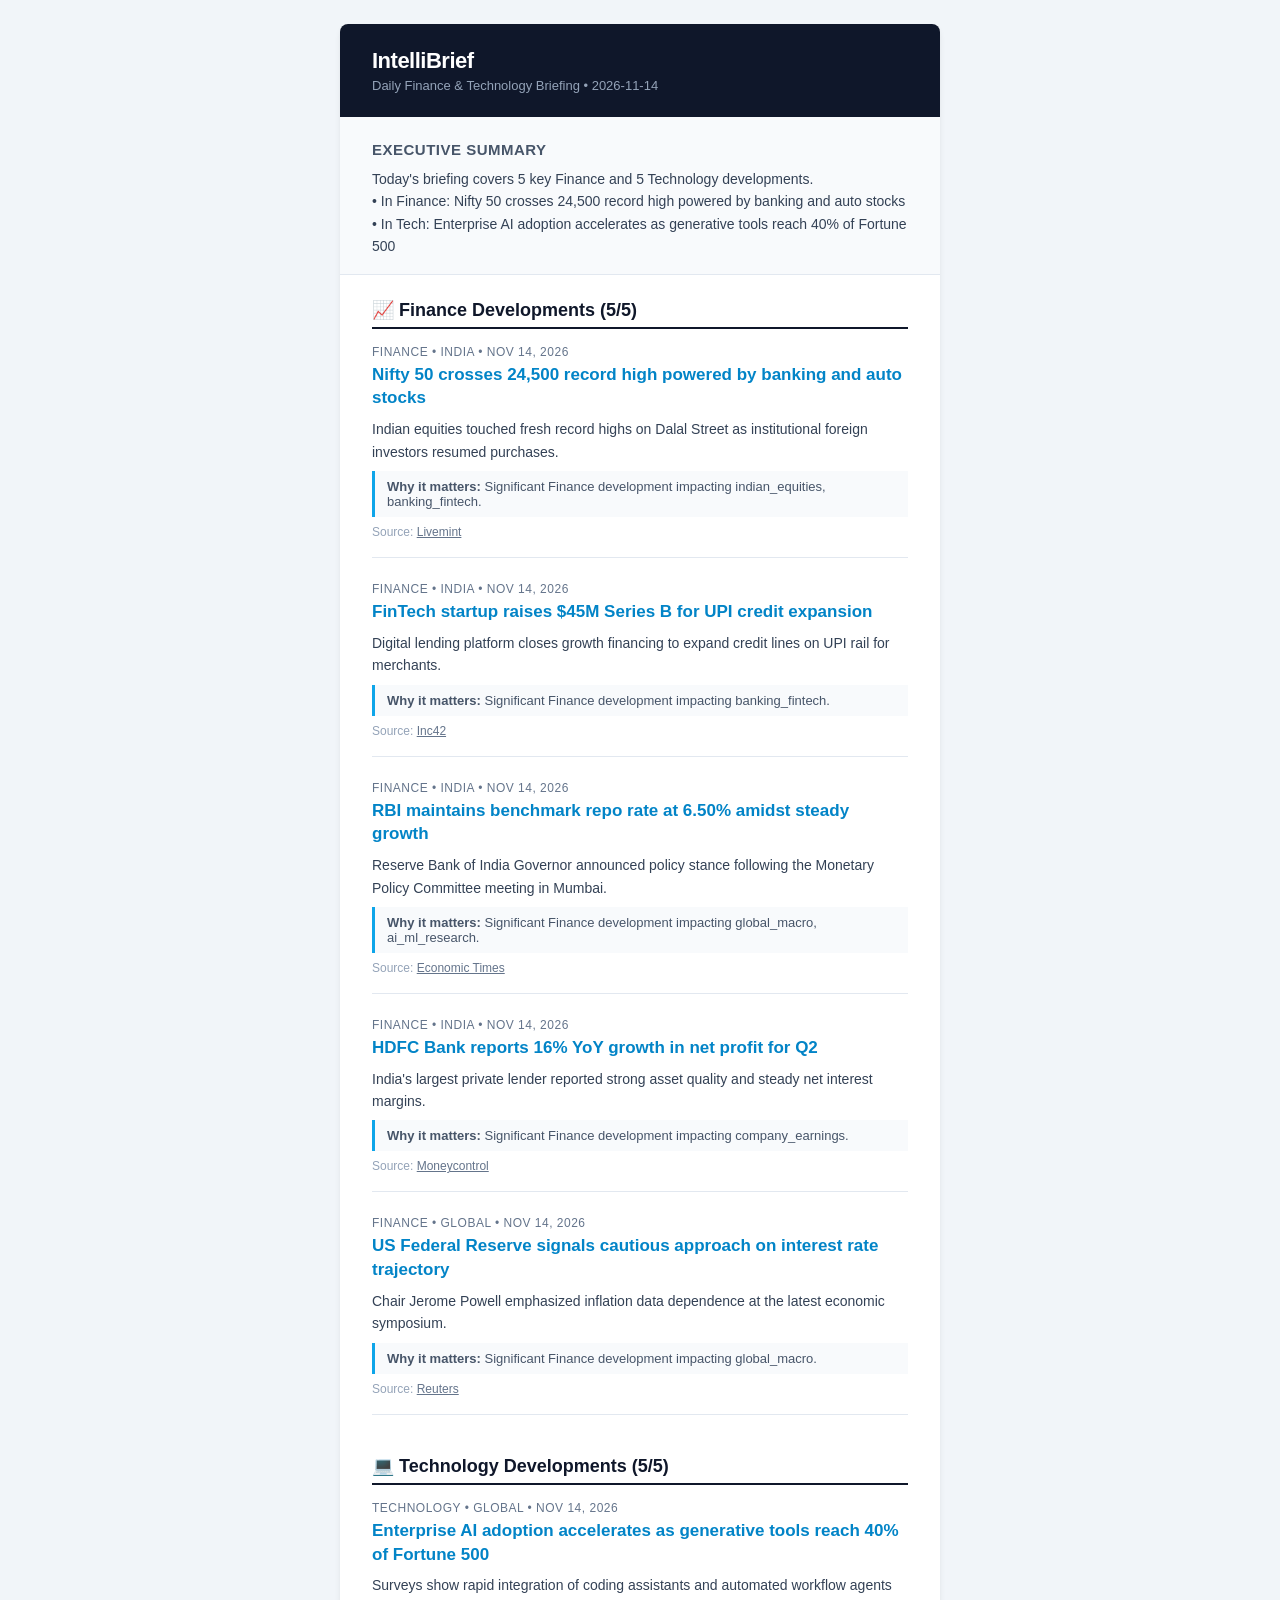
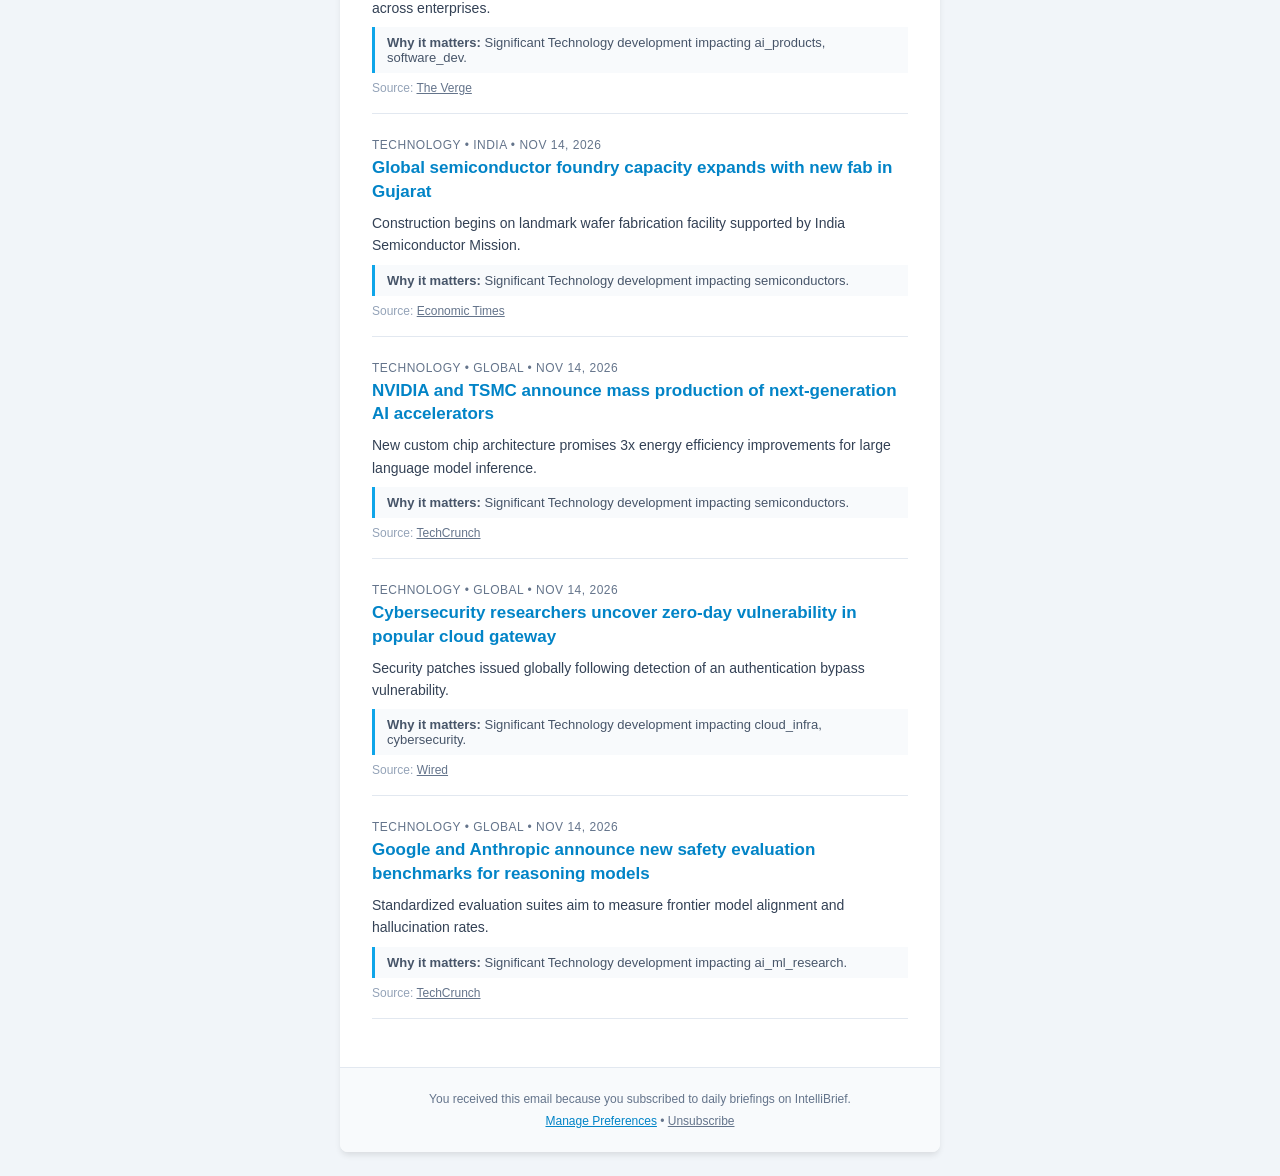
<file: email_preview.html>
<!DOCTYPE html>
<html>
<head>
  <meta charset="utf-8">
  <meta name="viewport" content="width=device-width, initial-scale=1.0">
  <title>Your Daily Intelligence Briefing — 2026-11-14</title>
</head>
<body style="font-family: -apple-system, BlinkMacSystemFont, 'Segoe UI', Roboto, Helvetica, Arial, sans-serif; background-color: #f1f5f9; margin: 0; padding: 24px 12px; color: #0f172a;">
  <table width="100%" border="0" cellspacing="0" cellpadding="0">
    <tr>
      <td align="center">
        <table width="600" border="0" cellspacing="0" cellpadding="0" style="max-width: 600px; background: #ffffff; border-radius: 8px; overflow: hidden; box-shadow: 0 4px 6px -1px rgba(0, 0, 0, 0.1);">
          <!-- Header -->
          <tr>
            <td style="padding: 24px 32px; background: #0f172a; color: #ffffff;">
              <h1 style="margin: 0; font-size: 22px; font-weight: 700; letter-spacing: -0.5px;">IntelliBrief</h1>
              <p style="margin: 4px 0 0 0; font-size: 13px; color: #94a3b8;">Daily Finance &amp; Technology Briefing &bull; 2026-11-14</p>
            </td>
          </tr>

          <!-- Executive Summary -->
          <tr>
            <td style="padding: 24px 32px 16px 32px; background: #f8fafc; border-bottom: 1px solid #e2e8f0;">
              <h2 style="margin: 0 0 10px 0; font-size: 15px; text-transform: uppercase; color: #475569; letter-spacing: 0.5px;">Executive Summary</h2>
              <p style="margin: 0; font-size: 14px; line-height: 1.6; color: #334155; white-space: pre-line;">Today&#x27;s briefing covers 5 key Finance and 5 Technology developments.
• In Finance: Nifty 50 crosses 24,500 record high powered by banking and auto stocks
• In Tech: Enterprise AI adoption accelerates as generative tools reach 40% of Fortune 500</p>
            </td>
          </tr>

          <!-- Finance Section -->
          <tr>
            <td style="padding: 24px 32px 8px 32px;">
              <h2 style="margin: 0 0 16px 0; font-size: 18px; color: #0f172a; border-bottom: 2px solid #0f172a; padding-bottom: 6px;">
                📈 Finance Developments (5/5)
              </h2>
              
    <div style="margin-bottom: 24px; padding-bottom: 18px; border-bottom: 1px solid #e2e8f0;">
      <div style="font-size: 12px; color: #64748b; margin-bottom: 4px; text-transform: uppercase; letter-spacing: 0.5px;">
        Finance &bull; India &bull; Nov 14, 2026
      </div>
      <h3 style="margin: 0 0 8px 0; font-size: 17px; line-height: 1.4; color: #0f172a;">
        <a href="https://livemint.example.com/nifty-record-high" style="color: #0284c7; text-decoration: none;" target="_blank">Nifty 50 crosses 24,500 record high powered by banking and auto stocks</a>
      </h3>
      <p style="margin: 0 0 8px 0; font-size: 14px; line-height: 1.6; color: #334155;">
        Indian equities touched fresh record highs on Dalal Street as institutional foreign investors resumed purchases.
      </p>
      <div style="font-size: 13px; color: #475569; background: #f8fafc; padding: 8px 12px; border-left: 3px solid #0ea5e9; margin-top: 8px;"><strong>Why it matters:</strong> Significant Finance development impacting indian_equities, banking_fintech.</div>
      <div style="margin-top: 8px; font-size: 12px; color: #94a3b8;">
        Source: <a href="https://livemint.example.com/nifty-record-high" style="color: #64748b;" target="_blank">Livemint</a>
      </div>
    </div>
    
    <div style="margin-bottom: 24px; padding-bottom: 18px; border-bottom: 1px solid #e2e8f0;">
      <div style="font-size: 12px; color: #64748b; margin-bottom: 4px; text-transform: uppercase; letter-spacing: 0.5px;">
        Finance &bull; India &bull; Nov 14, 2026
      </div>
      <h3 style="margin: 0 0 8px 0; font-size: 17px; line-height: 1.4; color: #0f172a;">
        <a href="https://inc42.example.com/fintech-upi-round" style="color: #0284c7; text-decoration: none;" target="_blank">FinTech startup raises $45M Series B for UPI credit expansion</a>
      </h3>
      <p style="margin: 0 0 8px 0; font-size: 14px; line-height: 1.6; color: #334155;">
        Digital lending platform closes growth financing to expand credit lines on UPI rail for merchants.
      </p>
      <div style="font-size: 13px; color: #475569; background: #f8fafc; padding: 8px 12px; border-left: 3px solid #0ea5e9; margin-top: 8px;"><strong>Why it matters:</strong> Significant Finance development impacting banking_fintech.</div>
      <div style="margin-top: 8px; font-size: 12px; color: #94a3b8;">
        Source: <a href="https://inc42.example.com/fintech-upi-round" style="color: #64748b;" target="_blank">Inc42</a>
      </div>
    </div>
    
    <div style="margin-bottom: 24px; padding-bottom: 18px; border-bottom: 1px solid #e2e8f0;">
      <div style="font-size: 12px; color: #64748b; margin-bottom: 4px; text-transform: uppercase; letter-spacing: 0.5px;">
        Finance &bull; India &bull; Nov 14, 2026
      </div>
      <h3 style="margin: 0 0 8px 0; font-size: 17px; line-height: 1.4; color: #0f172a;">
        <a href="https://economictimes.example.com/rbi-rates-held" style="color: #0284c7; text-decoration: none;" target="_blank">RBI maintains benchmark repo rate at 6.50% amidst steady growth</a>
      </h3>
      <p style="margin: 0 0 8px 0; font-size: 14px; line-height: 1.6; color: #334155;">
        Reserve Bank of India Governor announced policy stance following the Monetary Policy Committee meeting in Mumbai.
      </p>
      <div style="font-size: 13px; color: #475569; background: #f8fafc; padding: 8px 12px; border-left: 3px solid #0ea5e9; margin-top: 8px;"><strong>Why it matters:</strong> Significant Finance development impacting global_macro, ai_ml_research.</div>
      <div style="margin-top: 8px; font-size: 12px; color: #94a3b8;">
        Source: <a href="https://economictimes.example.com/rbi-rates-held" style="color: #64748b;" target="_blank">Economic Times</a>
      </div>
    </div>
    
    <div style="margin-bottom: 24px; padding-bottom: 18px; border-bottom: 1px solid #e2e8f0;">
      <div style="font-size: 12px; color: #64748b; margin-bottom: 4px; text-transform: uppercase; letter-spacing: 0.5px;">
        Finance &bull; India &bull; Nov 14, 2026
      </div>
      <h3 style="margin: 0 0 8px 0; font-size: 17px; line-height: 1.4; color: #0f172a;">
        <a href="https://moneycontrol.example.com/hdfc-earnings" style="color: #0284c7; text-decoration: none;" target="_blank">HDFC Bank reports 16% YoY growth in net profit for Q2</a>
      </h3>
      <p style="margin: 0 0 8px 0; font-size: 14px; line-height: 1.6; color: #334155;">
        India&#x27;s largest private lender reported strong asset quality and steady net interest margins.
      </p>
      <div style="font-size: 13px; color: #475569; background: #f8fafc; padding: 8px 12px; border-left: 3px solid #0ea5e9; margin-top: 8px;"><strong>Why it matters:</strong> Significant Finance development impacting company_earnings.</div>
      <div style="margin-top: 8px; font-size: 12px; color: #94a3b8;">
        Source: <a href="https://moneycontrol.example.com/hdfc-earnings" style="color: #64748b;" target="_blank">Moneycontrol</a>
      </div>
    </div>
    
    <div style="margin-bottom: 24px; padding-bottom: 18px; border-bottom: 1px solid #e2e8f0;">
      <div style="font-size: 12px; color: #64748b; margin-bottom: 4px; text-transform: uppercase; letter-spacing: 0.5px;">
        Finance &bull; Global &bull; Nov 14, 2026
      </div>
      <h3 style="margin: 0 0 8px 0; font-size: 17px; line-height: 1.4; color: #0f172a;">
        <a href="https://reuters.example.com/fed-policy-update" style="color: #0284c7; text-decoration: none;" target="_blank">US Federal Reserve signals cautious approach on interest rate trajectory</a>
      </h3>
      <p style="margin: 0 0 8px 0; font-size: 14px; line-height: 1.6; color: #334155;">
        Chair Jerome Powell emphasized inflation data dependence at the latest economic symposium.
      </p>
      <div style="font-size: 13px; color: #475569; background: #f8fafc; padding: 8px 12px; border-left: 3px solid #0ea5e9; margin-top: 8px;"><strong>Why it matters:</strong> Significant Finance development impacting global_macro.</div>
      <div style="margin-top: 8px; font-size: 12px; color: #94a3b8;">
        Source: <a href="https://reuters.example.com/fed-policy-update" style="color: #64748b;" target="_blank">Reuters</a>
      </div>
    </div>
    
            </td>
          </tr>

          <!-- Technology Section -->
          <tr>
            <td style="padding: 8px 32px 24px 32px;">
              <h2 style="margin: 0 0 16px 0; font-size: 18px; color: #0f172a; border-bottom: 2px solid #0f172a; padding-bottom: 6px;">
                💻 Technology Developments (5/5)
              </h2>
              
    <div style="margin-bottom: 24px; padding-bottom: 18px; border-bottom: 1px solid #e2e8f0;">
      <div style="font-size: 12px; color: #64748b; margin-bottom: 4px; text-transform: uppercase; letter-spacing: 0.5px;">
        Technology &bull; Global &bull; Nov 14, 2026
      </div>
      <h3 style="margin: 0 0 8px 0; font-size: 17px; line-height: 1.4; color: #0f172a;">
        <a href="https://theverge.example.com/enterprise-ai-growth" style="color: #0284c7; text-decoration: none;" target="_blank">Enterprise AI adoption accelerates as generative tools reach 40% of Fortune 500</a>
      </h3>
      <p style="margin: 0 0 8px 0; font-size: 14px; line-height: 1.6; color: #334155;">
        Surveys show rapid integration of coding assistants and automated workflow agents across enterprises.
      </p>
      <div style="font-size: 13px; color: #475569; background: #f8fafc; padding: 8px 12px; border-left: 3px solid #0ea5e9; margin-top: 8px;"><strong>Why it matters:</strong> Significant Technology development impacting ai_products, software_dev.</div>
      <div style="margin-top: 8px; font-size: 12px; color: #94a3b8;">
        Source: <a href="https://theverge.example.com/enterprise-ai-growth" style="color: #64748b;" target="_blank">The Verge</a>
      </div>
    </div>
    
    <div style="margin-bottom: 24px; padding-bottom: 18px; border-bottom: 1px solid #e2e8f0;">
      <div style="font-size: 12px; color: #64748b; margin-bottom: 4px; text-transform: uppercase; letter-spacing: 0.5px;">
        Technology &bull; India &bull; Nov 14, 2026
      </div>
      <h3 style="margin: 0 0 8px 0; font-size: 17px; line-height: 1.4; color: #0f172a;">
        <a href="https://et.example.com/gujarat-semiconductor-fab" style="color: #0284c7; text-decoration: none;" target="_blank">Global semiconductor foundry capacity expands with new fab in Gujarat</a>
      </h3>
      <p style="margin: 0 0 8px 0; font-size: 14px; line-height: 1.6; color: #334155;">
        Construction begins on landmark wafer fabrication facility supported by India Semiconductor Mission.
      </p>
      <div style="font-size: 13px; color: #475569; background: #f8fafc; padding: 8px 12px; border-left: 3px solid #0ea5e9; margin-top: 8px;"><strong>Why it matters:</strong> Significant Technology development impacting semiconductors.</div>
      <div style="margin-top: 8px; font-size: 12px; color: #94a3b8;">
        Source: <a href="https://et.example.com/gujarat-semiconductor-fab" style="color: #64748b;" target="_blank">Economic Times</a>
      </div>
    </div>
    
    <div style="margin-bottom: 24px; padding-bottom: 18px; border-bottom: 1px solid #e2e8f0;">
      <div style="font-size: 12px; color: #64748b; margin-bottom: 4px; text-transform: uppercase; letter-spacing: 0.5px;">
        Technology &bull; Global &bull; Nov 14, 2026
      </div>
      <h3 style="margin: 0 0 8px 0; font-size: 17px; line-height: 1.4; color: #0f172a;">
        <a href="https://techcrunch.example.com/nvidia-tsmc-ai-silicon" style="color: #0284c7; text-decoration: none;" target="_blank">NVIDIA and TSMC announce mass production of next-generation AI accelerators</a>
      </h3>
      <p style="margin: 0 0 8px 0; font-size: 14px; line-height: 1.6; color: #334155;">
        New custom chip architecture promises 3x energy efficiency improvements for large language model inference.
      </p>
      <div style="font-size: 13px; color: #475569; background: #f8fafc; padding: 8px 12px; border-left: 3px solid #0ea5e9; margin-top: 8px;"><strong>Why it matters:</strong> Significant Technology development impacting semiconductors.</div>
      <div style="margin-top: 8px; font-size: 12px; color: #94a3b8;">
        Source: <a href="https://techcrunch.example.com/nvidia-tsmc-ai-silicon" style="color: #64748b;" target="_blank">TechCrunch</a>
      </div>
    </div>
    
    <div style="margin-bottom: 24px; padding-bottom: 18px; border-bottom: 1px solid #e2e8f0;">
      <div style="font-size: 12px; color: #64748b; margin-bottom: 4px; text-transform: uppercase; letter-spacing: 0.5px;">
        Technology &bull; Global &bull; Nov 14, 2026
      </div>
      <h3 style="margin: 0 0 8px 0; font-size: 17px; line-height: 1.4; color: #0f172a;">
        <a href="https://wired.example.com/cloud-zero-day" style="color: #0284c7; text-decoration: none;" target="_blank">Cybersecurity researchers uncover zero-day vulnerability in popular cloud gateway</a>
      </h3>
      <p style="margin: 0 0 8px 0; font-size: 14px; line-height: 1.6; color: #334155;">
        Security patches issued globally following detection of an authentication bypass vulnerability.
      </p>
      <div style="font-size: 13px; color: #475569; background: #f8fafc; padding: 8px 12px; border-left: 3px solid #0ea5e9; margin-top: 8px;"><strong>Why it matters:</strong> Significant Technology development impacting cloud_infra, cybersecurity.</div>
      <div style="margin-top: 8px; font-size: 12px; color: #94a3b8;">
        Source: <a href="https://wired.example.com/cloud-zero-day" style="color: #64748b;" target="_blank">Wired</a>
      </div>
    </div>
    
    <div style="margin-bottom: 24px; padding-bottom: 18px; border-bottom: 1px solid #e2e8f0;">
      <div style="font-size: 12px; color: #64748b; margin-bottom: 4px; text-transform: uppercase; letter-spacing: 0.5px;">
        Technology &bull; Global &bull; Nov 14, 2026
      </div>
      <h3 style="margin: 0 0 8px 0; font-size: 17px; line-height: 1.4; color: #0f172a;">
        <a href="https://techcrunch.example.com/ai-safety-benchmarks" style="color: #0284c7; text-decoration: none;" target="_blank">Google and Anthropic announce new safety evaluation benchmarks for reasoning models</a>
      </h3>
      <p style="margin: 0 0 8px 0; font-size: 14px; line-height: 1.6; color: #334155;">
        Standardized evaluation suites aim to measure frontier model alignment and hallucination rates.
      </p>
      <div style="font-size: 13px; color: #475569; background: #f8fafc; padding: 8px 12px; border-left: 3px solid #0ea5e9; margin-top: 8px;"><strong>Why it matters:</strong> Significant Technology development impacting ai_ml_research.</div>
      <div style="margin-top: 8px; font-size: 12px; color: #94a3b8;">
        Source: <a href="https://techcrunch.example.com/ai-safety-benchmarks" style="color: #64748b;" target="_blank">TechCrunch</a>
      </div>
    </div>
    
            </td>
          </tr>

          <!-- Footer -->
          <tr>
            <td style="padding: 24px 32px; background: #f8fafc; border-top: 1px solid #e2e8f0; font-size: 12px; color: #64748b; text-align: center;">
              <p style="margin: 0 0 8px 0;">You received this email because you subscribed to daily briefings on IntelliBrief.</p>
              <p style="margin: 0;">
                <a href="http://localhost:3000/preferences?user_id=2843c673-d8a9-470a-a0d3-bfb9c273c4b2" style="color: #0284c7; text-decoration: underline;">Manage Preferences</a> &bull; 
                <a href="http://localhost:3000/unsubscribe?email=investor.demo@example.com" style="color: #64748b; text-decoration: underline;">Unsubscribe</a>
              </p>
            </td>
          </tr>
        </table>
      </td>
    </tr>
  </table>
</body>
</html>
</file>
